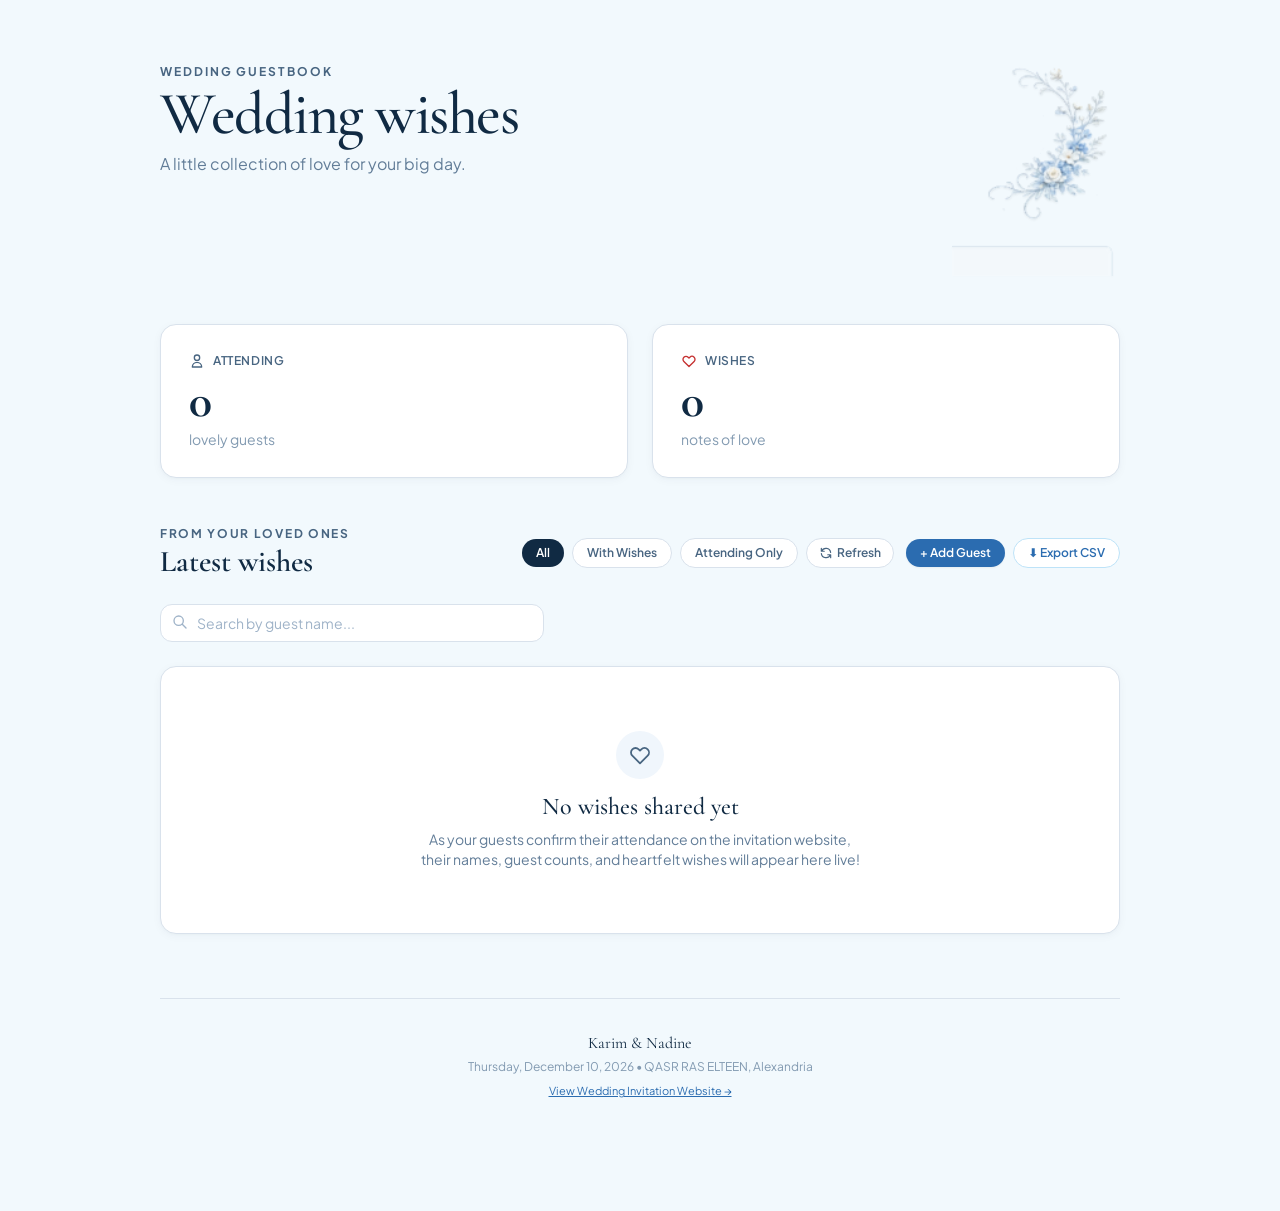
<file: guestbook.html>
<!DOCTYPE html>
<html lang="en">
<head>
  <meta charset="utf-8" />
  <meta name="viewport" content="width=device-width, initial-scale=1.0" />
  <title>Wedding Wishes &amp; Guestbook | Karim &amp; Nadine</title>
  <meta name="description" content="Live wedding wishes and confirmed attendees for Karim &amp; Nadine's wedding." />

  <!-- Google Fonts (Cormorant Garamond, EB Garamond & Inter) -->
  <link rel="preconnect" href="https://fonts.googleapis.com" />
  <link rel="preconnect" href="https://fonts.gstatic.com" crossorigin />
  <link rel="stylesheet" href="https://fonts.googleapis.com/css2?family=Cormorant+Garamond:ital,wght@0,400;0,500;0,600;0,700;1,400&family=EB+Garamond:ital,wght@0,400;0,500;0,600;0,700;1,400&family=Plus+Jakarta+Sans:wght@400;500;600;700&display=swap" />

  <!-- Local Tailwind CSS Engine -->
  <link rel="stylesheet" href="assets/vendor/tailwind.min.css" />
  <script src="assets/vendor/tailwindcss.js"></script>

  <style>
    :root {
      --bg-page: #f2f9fd;
      --navy-primary: #102a43;
      --navy-secondary: #243b53;
      --navy-muted: #486581;
      --border-card: #d9e2ec;
      --card-bg: #ffffff;
    }
    body {
      background-color: var(--bg-page);
      color: var(--navy-primary);
      font-family: 'Plus Jakarta Sans', system-ui, -apple-system, sans-serif;
      min-height: 100vh;
      -webkit-font-smoothing: antialiased;
    }
    .font-serif-title {
      font-family: 'Cormorant Garamond', 'EB Garamond', Georgia, serif;
    }
    .card-shadow {
      box-shadow: 0 2px 10px rgba(16, 42, 67, 0.04), 0 1px 3px rgba(16, 42, 67, 0.02);
    }
    .card-shadow:hover {
      box-shadow: 0 8px 24px rgba(16, 42, 67, 0.08), 0 2px 6px rgba(16, 42, 67, 0.04);
    }
    @keyframes spin-slow {
      from { transform: rotate(0deg); }
      to { transform: rotate(360deg); }
    }
    .spin-active {
      animation: spin-slow 1s linear infinite;
    }
    @media print {
      .no-print { display: none !important; }
      body { background-color: #fff !important; }
    }
  </style>
</head>
<body class="py-8 md:py-16 px-4 sm:px-6 lg:px-8">

  <div class="max-w-[960px] mx-auto">

    <!-- 1. HEADER SECTION (With Floral Wreath) -->
    <header class="relative flex items-start justify-between mb-8 md:mb-12">
      <div class="pr-4 z-10">
        <p class="text-[11px] md:text-xs font-bold uppercase tracking-[0.16em] text-[#486581] mb-1">
          Wedding Guestbook
        </p>
        <h1 class="text-4xl sm:text-5xl md:text-6xl font-serif-title font-medium text-[#102a43] leading-tight mb-2 tracking-tight">
          Wedding wishes
        </h1>
        <p class="text-sm md:text-base text-[#627d98]">
          A little collection of love for your big day.
        </p>
      </div>

      <!-- Blue watercolor floral wreath in top right -->
      <div class="w-28 sm:w-36 md:w-44 flex-shrink-0 -mt-2 -mr-2 select-none pointer-events-none">
        <img 
          src="assets/guestbook_floral.png" 
          alt="Floral Wreath" 
          class="w-full h-auto object-contain drop-shadow-sm opacity-95"
        />
      </div>
    </header>

    <!-- 2. TOP STAT CARDS (2 COLUMNS) -->
    <section class="grid grid-cols-1 sm:grid-cols-2 gap-4 md:gap-6 mb-12">
      <!-- Attending Card -->
      <div class="bg-white rounded-2xl border border-[#d9e2ec] p-6 md:p-7 card-shadow transition-all">
        <div class="flex items-center gap-2 text-xs font-semibold text-[#486581] uppercase tracking-wider mb-2">
          <svg class="w-4 h-4 text-[#486581]" fill="none" stroke="currentColor" viewBox="0 0 24 24" stroke-width="2">
            <path stroke-linecap="round" stroke-linejoin="round" d="M16 7a4 4 0 11-8 0 4 4 0 018 0zM12 14a7 7 0 00-7 7h14a7 7 0 00-7-7z" />
          </svg>
          <span>Attending</span>
        </div>
        <div id="stat-attending-count" class="text-4xl md:text-5xl font-serif-title font-bold text-[#102a43] my-1">
          0
        </div>
        <div class="text-xs md:text-sm text-[#829ab1]">
          lovely guests
        </div>
      </div>

      <!-- Wishes Card -->
      <div class="bg-white rounded-2xl border border-[#d9e2ec] p-6 md:p-7 card-shadow transition-all">
        <div class="flex items-center gap-2 text-xs font-semibold text-[#486581] uppercase tracking-wider mb-2">
          <svg class="w-4 h-4 text-[#c53030]" fill="none" stroke="currentColor" viewBox="0 0 24 24" stroke-width="2">
            <path stroke-linecap="round" stroke-linejoin="round" d="M4.318 6.318a4.5 4.5 0 000 6.364L12 20.364l7.682-7.682a4.5 4.5 0 00-6.364-6.364L12 7.636l-1.318-1.318a4.5 4.5 0 00-6.364 0z" />
          </svg>
          <span>Wishes</span>
        </div>
        <div id="stat-wishes-count" class="text-4xl md:text-5xl font-serif-title font-bold text-[#102a43] my-1">
          0
        </div>
        <div class="text-xs md:text-sm text-[#829ab1]">
          notes of love
        </div>
      </div>
    </section>

    <!-- 3. ACTION CONTROLS & FILTER BAR -->
    <div class="no-print flex flex-col sm:flex-row items-stretch sm:items-center justify-between gap-3 mb-6">
      <div>
        <p class="text-[11px] md:text-xs font-bold uppercase tracking-[0.14em] text-[#486581] mb-0.5">
          From your loved ones
        </p>
        <h2 class="text-2xl md:text-3xl font-serif-title font-semibold text-[#102a43]">
          Latest wishes
        </h2>
      </div>

      <!-- Filter pills & Action buttons -->
      <div class="flex flex-wrap items-center gap-2">
        <button 
          id="filter-all-btn" 
          onclick="filterWishes('all')" 
          class="px-3.5 py-1.5 rounded-full text-xs font-semibold bg-[#102a43] text-white transition-colors"
        >
          All
        </button>
        <button 
          id="filter-wishes-btn" 
          onclick="filterWishes('wishes')" 
          class="px-3.5 py-1.5 rounded-full text-xs font-semibold bg-white text-[#486581] border border-[#d9e2ec] hover:bg-gray-50 transition-colors"
        >
          With Wishes
        </button>
        <button 
          id="filter-attending-btn" 
          onclick="filterWishes('attending')" 
          class="px-3.5 py-1.5 rounded-full text-xs font-semibold bg-white text-[#486581] border border-[#d9e2ec] hover:bg-gray-50 transition-colors"
        >
          Attending Only
        </button>
        <button 
          onclick="loadData(true)" 
          id="refresh-btn"
          class="px-3 py-1.5 rounded-full text-xs font-semibold bg-white text-[#486581] border border-[#d9e2ec] hover:bg-gray-50 transition-colors flex items-center gap-1"
          title="Refresh live data from cloud"
        >
          <svg id="refresh-icon" class="w-3.5 h-3.5" fill="none" stroke="currentColor" viewBox="0 0 24 24" stroke-width="2">
            <path stroke-linecap="round" stroke-linejoin="round" d="M4 4v5h.582m15.356 2A8.001 8.001 0 004.582 9m0 0H9m11 11v-5h-.581m0 0a8.003 8.003 0 01-15.357-2m15.357 2H15" />
          </svg>
          <span class="hidden sm:inline">Refresh</span>
        </button>
        <button 
          onclick="openAddModal()" 
          class="ml-1 px-3.5 py-1.5 rounded-full text-xs font-semibold bg-[#2b6cb0] text-white hover:bg-[#2c5282] transition-colors flex items-center gap-1 shadow-sm"
          title="Manually add an attendee"
        >
          <span>+ Add Guest</span>
        </button>
        <button 
          onclick="exportCSV()" 
          class="px-3.5 py-1.5 rounded-full text-xs font-semibold bg-white text-[#2b6cb0] border border-[#bee3f8] hover:bg-blue-50 transition-colors flex items-center gap-1"
          title="Download attendee list as Excel / CSV"
        >
          <span>⬇ Export CSV</span>
        </button>
      </div>
    </div>

    <!-- Search Input -->
    <div class="no-print mb-6">
      <div class="relative max-w-sm">
        <input 
          type="text" 
          id="search-input" 
          placeholder="Search by guest name..." 
          oninput="handleSearch(this.value)"
          class="w-full bg-white border border-[#d9e2ec] rounded-xl pl-9 pr-4 py-2 text-xs md:text-sm text-[#102a43] placeholder-[#9fb3c8] outline-none focus:border-[#2b6cb0] focus:ring-1 focus:ring-[#2b6cb0]"
        />
        <svg class="w-4 h-4 text-[#9fb3c8] absolute left-3 top-2.5" fill="none" stroke="currentColor" viewBox="0 0 24 24">
          <path stroke-linecap="round" stroke-linejoin="round" stroke-width="2" d="M21 21l-6-6m2-5a7 7 0 11-14 0 7 7 0 0114 0z" />
        </svg>
      </div>
    </div>

    <!-- 4. WISHES MASONRY GRID (2 COLUMNS) -->
    <section id="wishes-container" class="grid grid-cols-1 md:grid-cols-2 gap-4 md:gap-5 mb-16">
      <!-- Cards rendered dynamically by JS -->
    </section>

    <!-- 5. FOOTER -->
    <footer class="text-center pt-8 pb-12 border-t border-[#d9e2ec] text-xs text-[#829ab1]">
      <p class="font-serif-title text-base text-[#102a43] mb-1">Karim &amp; Nadine</p>
      <p>Thursday, December 10, 2026 • QASR RAS ELTEEN, Alexandria</p>
      <p class="mt-2 text-[11px]">
        <a href="index.html" class="text-[#2b6cb0] underline hover:text-[#102a43]">View Wedding Invitation Website →</a>
      </p>
    </footer>

  </div>

  <!-- 6. MODAL TO ADD A GUEST MANUALLY -->
  <div id="add-modal" class="fixed inset-0 bg-black/50 backdrop-blur-sm z-50 flex items-center justify-center p-4 hidden">
    <div class="bg-white rounded-2xl max-w-md w-full p-6 md:p-8 card-shadow relative">
      <button onclick="closeAddModal()" class="absolute top-4 right-4 text-gray-400 hover:text-gray-600 text-xl font-bold">×</button>
      <h3 class="text-xl font-serif-title font-semibold text-[#102a43] mb-1">Add Guest &amp; Wish</h3>
      <p class="text-xs text-[#627d98] mb-4">Record an attendee confirmation or wish directly into your live guestbook.</p>

      <form onsubmit="handleManualAdd(event)" class="flex flex-col gap-3">
        <div>
          <label class="block text-xs font-semibold text-[#334e68] mb-1">Guest / Family Name *</label>
          <input type="text" id="manual-name" required placeholder="e.g. Tarek &amp; Sarah" class="w-full border border-gray-300 rounded-lg px-3 py-2 text-sm outline-none focus:border-[#102a43]" />
        </div>
        <div>
          <label class="block text-xs font-semibold text-[#334e68] mb-1">Number of Guests</label>
          <select id="manual-guests" class="w-full border border-gray-300 rounded-lg px-3 py-2 text-sm outline-none focus:border-[#102a43]">
            <option value="1">1 Guest</option>
            <option value="2" selected>2 Guests</option>
            <option value="3">3 Guests</option>
            <option value="4">4 Guests</option>
            <option value="5">5+ Guests</option>
          </select>
        </div>
        <div>
          <label class="block text-xs font-semibold text-[#334e68] mb-1">Heartfelt Wish (Optional)</label>
          <textarea id="manual-wish" rows="3" placeholder="Leave their wish here or leave blank if no wish shared..." class="w-full border border-gray-300 rounded-lg px-3 py-2 text-sm outline-none focus:border-[#102a43]"></textarea>
        </div>
        <button id="manual-submit-btn" type="submit" class="w-full py-2.5 rounded-xl font-semibold text-white bg-[#102a43] hover:bg-[#243b53] transition-colors mt-2 text-sm flex items-center justify-center gap-2">
          <span>Save to Guestbook</span>
        </button>
      </form>
    </div>
  </div>

  <!-- 7. MODAL TO CONFIRM DELETION WITH WARNING -->
  <div id="delete-modal" class="fixed inset-0 bg-black/50 backdrop-blur-sm z-50 flex items-center justify-center p-4 hidden">
    <div class="bg-white rounded-2xl max-w-sm w-full p-6 card-shadow relative text-center">
      <!-- Warning Icon Badge -->
      <div class="w-12 h-12 rounded-full bg-red-50 text-red-600 mx-auto flex items-center justify-center mb-3">
        <svg class="w-6 h-6" fill="none" stroke="currentColor" viewBox="0 0 24 24" stroke-width="2">
          <path stroke-linecap="round" stroke-linejoin="round" d="M12 9v2m0 4h.01m-6.938 4h13.856c1.54 0 2.502-1.667 1.732-3L13.732 4c-.77-1.333-2.694-1.333-3.464 0L3.34 16c-.77 1.333.192 3 1.732 3z" />
        </svg>
      </div>

      <h3 class="text-xl font-serif-title font-semibold text-[#102a43] mb-2">Remove Guest?</h3>
      <p class="text-xs md:text-sm text-[#486581] mb-6 leading-relaxed">
        Are you sure you want to remove <strong id="delete-guest-name" class="text-[#102a43] font-semibold"></strong> from the guestbook? This will remove their attendance and wish from the live list.
      </p>

      <div class="flex items-center gap-3">
        <button 
          onclick="closeDeleteModal()" 
          class="flex-1 py-2.5 rounded-xl font-semibold text-[#486581] border border-[#d9e2ec] hover:bg-gray-50 transition-colors text-xs md:text-sm"
        >
          Cancel
        </button>
        <button 
          id="confirm-delete-btn" 
          onclick="executeDelete()" 
          class="flex-1 py-2.5 rounded-xl font-semibold text-white bg-red-600 hover:bg-red-700 transition-colors text-xs md:text-sm flex items-center justify-center gap-1.5 shadow-sm"
        >
          <span>Yes, Remove</span>
        </button>
      </div>
    </div>
  </div>

  <!-- Toast Notification -->
  <div id="toast" class="fixed bottom-6 right-6 bg-[#102a43] text-white px-4 py-3 rounded-xl shadow-xl text-xs md:text-sm flex items-center gap-2.5 transform translate-y-20 opacity-0 transition-all duration-300 z-50 pointer-events-none">
    <div class="w-5 h-5 rounded-full bg-emerald-500/20 text-emerald-400 flex items-center justify-center flex-shrink-0">
      <svg class="w-3.5 h-3.5" fill="none" stroke="currentColor" viewBox="0 0 24 24" stroke-width="2.5">
        <path stroke-linecap="round" stroke-linejoin="round" d="M5 13l4 4L19 7" />
      </svg>
    </div>
    <span id="toast-message">Guest removed successfully</span>
  </div>

  <!-- JAVASCRIPT APPLICATION LOGIC -->
  <script>
    // Live Cloud Database endpoint connecting the wedding invitation and guestbook
    const GUESTBOOK_DB_URL = 'https://api.restful-api.dev/objects/ff808181a09d98f701a1b7c104fc5f43';

    let allWishes = [];
    let currentFilter = 'all';
    let searchQuery = '';

    // Clean old hypothetical localStorage data if any
    try {
      const stored = JSON.parse(localStorage.getItem('karim_nadine_rsvps') || '[]');
      // Filter out any mock names
      const cleaned = stored.filter(s => s && s.name && !['Olivia Bennett', 'Maya Chen', 'Daniel & family', 'Sofia Williams', 'Charlotte Reed', 'System Test RSVP'].includes(s.name));
      localStorage.setItem('karim_nadine_rsvps', JSON.stringify(cleaned));
    } catch (e) {}

    // Load data from live cloud database
    async function loadData(manual = false) {
      const refreshIcon = document.getElementById('refresh-icon');
      if (manual && refreshIcon) refreshIcon.classList.add('spin-active');

      try {
        const response = await fetch(GUESTBOOK_DB_URL);
        if (response.ok) {
          const result = await response.json();
          if (result && result.data && Array.isArray(result.data.rsvps)) {
            allWishes = result.data.rsvps.map((item, idx) => ({
              id: item.id || ('r-' + idx + '-' + (item.timestamp || item.name)),
              name: item.name || 'Anonymous Guest',
              wish: item.wish || item.message || '',
              guests: parseInt(item.guests, 10) || 1,
              attending: item.attending === true || item.attending === 'yes' || item.attending === 'Joyfully Accept',
              hasHeart: !!((item.wish || item.message) && (item.wish || item.message).trim().length > 0)
            }));
          }
        }
      } catch (err) {
        console.warn('Cloud fetch error, loading local fallback:', err);
        // Fallback to local storage if offline
        try {
          const stored = JSON.parse(localStorage.getItem('karim_nadine_rsvps') || '[]');
          allWishes = stored.map((item, idx) => ({
            id: 'local-' + idx,
            name: item.name,
            wish: item.message || '',
            guests: parseInt(item.guests, 10) || 1,
            attending: item.attending === 'yes' || item.attending === 'Joyfully Accept',
            hasHeart: !!(item.message && item.message.trim().length > 0)
          }));
        } catch (e) {}
      }

      if (manual && refreshIcon) {
        setTimeout(() => refreshIcon.classList.remove('spin-active'), 600);
      }

      updateCounts();
      renderWishes();
    }

    function updateCounts() {
      // Calculate strictly real numbers from confirmed attendees
      let totalLovelyGuests = 0;
      let totalNotesOfLove = 0;

      allWishes.forEach(w => {
        if (w.attending) {
          totalLovelyGuests += (w.guests || 1);
        }
        if (w.wish && w.wish.trim()) {
          totalNotesOfLove += 1;
        }
      });

      document.getElementById('stat-attending-count').textContent = totalLovelyGuests;
      document.getElementById('stat-wishes-count').textContent = totalNotesOfLove;
    }

    function renderWishes() {
      const container = document.getElementById('wishes-container');
      container.innerHTML = '';

      const filtered = allWishes.filter(item => {
        if (currentFilter === 'wishes' && (!item.wish || !item.wish.trim())) return false;
        if (currentFilter === 'attending' && !item.attending) return false;
        if (searchQuery && !item.name.toLowerCase().includes(searchQuery.toLowerCase())) return false;
        return true;
      });

      // Pure empty state when there are no entries yet
      if (filtered.length === 0) {
        container.innerHTML = `
          <div class="col-span-full py-16 px-6 text-center bg-white rounded-2xl border border-[#d9e2ec] card-shadow">
            <div class="w-12 h-12 mx-auto mb-3 rounded-full bg-[#f0f6fc] text-[#486581] flex items-center justify-center">
              <svg class="w-6 h-6" fill="none" stroke="currentColor" viewBox="0 0 24 24" stroke-width="1.8">
                <path stroke-linecap="round" stroke-linejoin="round" d="M4.318 6.318a4.5 4.5 0 000 6.364L12 20.364l7.682-7.682a4.5 4.5 0 00-6.364-6.364L12 7.636l-1.318-1.318a4.5 4.5 0 00-6.364 0z" />
              </svg>
            </div>
            <h3 class="font-serif-title text-2xl font-medium text-[#102a43] mb-1.5">No wishes shared yet</h3>
            <p class="text-xs md:text-sm text-[#627d98] max-w-md mx-auto">
              As your guests confirm their attendance on the invitation website, their names, guest counts, and heartfelt wishes will appear here live!
            </p>
          </div>
        `;
        return;
      }

      filtered.forEach(item => {
        const card = document.createElement('div');
        card.className = 'bg-white rounded-2xl border border-[#d9e2ec] p-6 card-shadow flex flex-col justify-between transition-all';

        const isHeart = item.hasHeart;
        const iconSvg = isHeart
          ? `<svg class="w-4 h-4 text-[#c53030] flex-shrink-0" fill="none" stroke="currentColor" viewBox="0 0 24 24" stroke-width="2">
              <path stroke-linecap="round" stroke-linejoin="round" d="M4.318 6.318a4.5 4.5 0 000 6.364L12 20.364l7.682-7.682a4.5 4.5 0 00-6.364-6.364L12 7.636l-1.318-1.318a4.5 4.5 0 00-6.364 0z" />
            </svg>`
          : `<svg class="w-4 h-4 text-[#486581] flex-shrink-0" fill="none" stroke="currentColor" viewBox="0 0 24 24" stroke-width="2">
              <path stroke-linecap="round" stroke-linejoin="round" d="M16 7a4 4 0 11-8 0 4 4 0 018 0zM12 14a7 7 0 00-7 7h14a7 7 0 00-7-7z" />
            </svg>`;

        const messageHtml = item.wish && item.wish.trim()
          ? `<p class="text-sm md:text-[14.5px] text-[#334e68] leading-relaxed mb-4">${escapeHtml(item.wish)}</p>`
          : `<p class="text-sm italic text-[#829ab1] mb-4">No wish shared</p>`;

        const guestFooter = (item.attending && item.guests > 1)
          ? `<div class="pt-3 border-t border-[#f0f4f8] flex items-center gap-1.5 text-xs text-[#486581] font-medium">
              <svg class="w-3.5 h-3.5 text-[#486581]" fill="none" stroke="currentColor" viewBox="0 0 24 24" stroke-width="2">
                <path stroke-linecap="round" stroke-linejoin="round" d="M17 20h5v-2a3 3 0 00-5.356-1.857M17 20H7m10 0v-2c0-.656-.126-1.283-.356-1.857M7 20H2v-2a3 3 0 015.356-1.857M7 20v-2c0-.656.126-1.283.356-1.857m0 0a5.002 5.002 0 019.288 0M15 7a3 3 0 11-6 0 3 3 0 016 0zm6 3a2 2 0 11-4 0 2 2 0 014 0zM7 10a2 2 0 11-4 0 2 2 0 014 0z" />
              </svg>
              <span>${item.guests} guests attending with ${escapeHtml(item.name.split(' ')[0])}</span>
            </div>`
          : '';

        card.innerHTML = `
          <div>
            <div class="flex items-start justify-between gap-2 mb-3">
              <div class="flex items-center gap-2 min-w-0">
                ${iconSvg}
                <h3 class="text-base md:text-lg font-serif-title font-semibold text-[#102a43] truncate">
                  ${escapeHtml(item.name)}
                </h3>
              </div>
              <button 
                onclick="promptDelete('${escapeHtml(item.id)}', '${escapeHtml(item.name).replace(/'/g, "\\'")}', '${escapeHtml(item.wish || '').replace(/'/g, "\\'")}')" 
                class="no-print text-[#9fb3c8] hover:text-red-600 hover:bg-red-50 p-1.5 -mr-1.5 -mt-1 rounded-lg transition-colors flex-shrink-0" 
                title="Remove this guest"
              >
                <svg class="w-4 h-4" fill="none" stroke="currentColor" viewBox="0 0 24 24" stroke-width="1.8">
                  <path stroke-linecap="round" stroke-linejoin="round" d="M19 7l-.867 12.142A2 2 0 0116.138 21H7.862a2 2 0 01-1.995-1.858L5 7m5 4v6m4-6v6m1-10V4a1 1 0 00-1-1h-4a1 1 0 00-1 1v3M4 7h16" />
                </svg>
              </button>
            </div>
            ${messageHtml}
          </div>
          ${guestFooter}
        `;

        container.appendChild(card);
      });
    }

    function filterWishes(type) {
      currentFilter = type;
      const buttons = {
        all: document.getElementById('filter-all-btn'),
        wishes: document.getElementById('filter-wishes-btn'),
        attending: document.getElementById('filter-attending-btn')
      };

      Object.keys(buttons).forEach(k => {
        if (k === type) {
          buttons[k].className = 'px-3.5 py-1.5 rounded-full text-xs font-semibold bg-[#102a43] text-white transition-colors';
        } else {
          buttons[k].className = 'px-3.5 py-1.5 rounded-full text-xs font-semibold bg-white text-[#486581] border border-[#d9e2ec] hover:bg-gray-50 transition-colors';
        }
      });

      renderWishes();
    }

    function handleSearch(val) {
      searchQuery = val.trim();
      renderWishes();
    }

    function openAddModal() {
      document.getElementById('add-modal').classList.remove('hidden');
    }

    function closeAddModal() {
      document.getElementById('add-modal').classList.add('hidden');
    }

    async function handleManualAdd(e) {
      e.preventDefault();
      const name = document.getElementById('manual-name').value.trim();
      const guests = parseInt(document.getElementById('manual-guests').value, 10) || 1;
      const wish = document.getElementById('manual-wish').value.trim();
      const submitBtn = document.getElementById('manual-submit-btn');

      submitBtn.disabled = true;
      submitBtn.innerHTML = `<span>Saving...</span>`;

      const newEntry = {
        id: 'manual-' + Date.now(),
        name: name,
        attending: true,
        guests: guests,
        wish: wish,
        timestamp: new Date().toLocaleString('en-US', { timeZone: 'Africa/Cairo' })
      };

      // Save to cloud DB
      try {
        const res = await fetch(GUESTBOOK_DB_URL);
        const current = await res.json();
        const list = (current && current.data && Array.isArray(current.data.rsvps)) ? current.data.rsvps : [];
        list.push(newEntry);

        await fetch(GUESTBOOK_DB_URL, {
          method: 'PUT',
          headers: { 'Content-Type': 'application/json' },
          body: JSON.stringify({
            name: 'Karim & Nadine Wedding Live RSVPs Master Database',
            data: { rsvps: list }
          })
        });
      } catch (err) {
        console.warn('Manual save cloud error:', err);
      }

      submitBtn.disabled = false;
      submitBtn.innerHTML = `<span>Save to Guestbook</span>`;
      closeAddModal();
      e.target.reset();
      loadData(true);
    }

    // --- DELETION WITH CONFIRMATION WARNING ---
    let pendingDelete = null;

    function promptDelete(id, name, wish) {
      pendingDelete = { id, name, wish };
      const nameEl = document.getElementById('delete-guest-name');
      if (nameEl) nameEl.textContent = name;
      const modal = document.getElementById('delete-modal');
      if (modal) modal.classList.remove('hidden');
    }

    function closeDeleteModal() {
      pendingDelete = null;
      const modal = document.getElementById('delete-modal');
      if (modal) modal.classList.add('hidden');
      const btn = document.getElementById('confirm-delete-btn');
      if (btn) {
        btn.disabled = false;
        btn.innerHTML = '<span>Yes, Remove</span>';
      }
    }

    async function executeDelete() {
      if (!pendingDelete) return;
      const target = pendingDelete;
      const btn = document.getElementById('confirm-delete-btn');
      if (btn) {
        btn.disabled = true;
        btn.innerHTML = `
          <svg class="w-4 h-4 spin-active" fill="none" stroke="currentColor" viewBox="0 0 24 24">
            <circle class="opacity-25" cx="12" cy="12" r="10" stroke="currentColor" stroke-width="4"></circle>
            <path class="opacity-75" fill="currentColor" d="M4 12a8 8 0 018-8v8H4z"></path>
          </svg>
          <span>Removing...</span>
        `;
      }

      // 1. Remove from in-memory allWishes
      allWishes = allWishes.filter(w => {
        if (target.id && w.id && w.id === target.id) return false;
        if (w.name === target.name && (w.wish || '') === (target.wish || '')) return false;
        return true;
      });

      // 2. Remove from LocalStorage fallback
      try {
        const stored = JSON.parse(localStorage.getItem('karim_nadine_rsvps') || '[]');
        const cleaned = stored.filter(s => {
          if (s.id && target.id && s.id === target.id) return false;
          if (s.name === target.name) return false;
          return true;
        });
        localStorage.setItem('karim_nadine_rsvps', JSON.stringify(cleaned));
      } catch (e) {}

      // 3. Remove from Live Cloud Database
      try {
        const res = await fetch(GUESTBOOK_DB_URL);
        if (res.ok) {
          const current = await res.json();
          const list = (current && current.data && Array.isArray(current.data.rsvps)) ? current.data.rsvps : [];
          const updatedList = list.filter(item => {
            if (target.id && item.id && item.id === target.id) return false;
            if (item.name === target.name && (item.wish || item.message || '') === (target.wish || '')) return false;
            return true;
          });

          await fetch(GUESTBOOK_DB_URL, {
            method: 'PUT',
            headers: { 'Content-Type': 'application/json' },
            body: JSON.stringify({
              name: 'Karim & Nadine Wedding Live RSVPs Master Database',
              data: { rsvps: updatedList }
            })
          });
        }
      } catch (err) {
        console.warn('Cloud delete error:', err);
      }

      closeDeleteModal();
      updateCounts();
      renderWishes();
      showToast(`Removed "${target.name}" from guestbook`);
    }

    function showToast(msg) {
      const toast = document.getElementById('toast');
      const toastMsg = document.getElementById('toast-message');
      if (!toast || !toastMsg) return;
      toastMsg.textContent = msg;
      toast.classList.remove('translate-y-20', 'opacity-0');
      toast.classList.add('translate-y-0', 'opacity-100');
      setTimeout(() => {
        toast.classList.remove('translate-y-0', 'opacity-100');
        toast.classList.add('translate-y-20', 'opacity-0');
      }, 3200);
    }

    function exportCSV() {
      const rows = [
        ['Guest Name', 'Attendance Status', 'Number of Guests', 'Heartfelt Wish']
      ];
      allWishes.forEach(w => {
        rows.push([
          w.name,
          w.attending ? 'Attending' : 'Declined',
          w.guests,
          w.wish || 'No wish shared'
        ]);
      });

      const csvContent = 'data:text/csv;charset=utf-8,' + rows.map(r => r.map(c => `"${String(c).replace(/"/g, '""')}"`).join(',')).join('\n');
      const encodedUri = encodeURI(csvContent);
      const link = document.createElement('a');
      link.setAttribute('href', encodedUri);
      link.setAttribute('download', 'Karim_Nadine_Wedding_Guestbook.csv');
      document.body.appendChild(link);
      link.click();
      document.body.removeChild(link);
    }

    function escapeHtml(str) {
      if (!str) return '';
      return String(str)
        .replace(/&/g, '&amp;')
        .replace(/</g, '&lt;')
        .replace(/>/g, '&gt;')
        .replace(/"/g, '&quot;');
    }

    // Initial load
    loadData();

    // Auto-refresh every 20 seconds so new RSVPs pop up automatically
    setInterval(() => loadData(false), 20000);
  </script>
</body>
</html>
</file>
